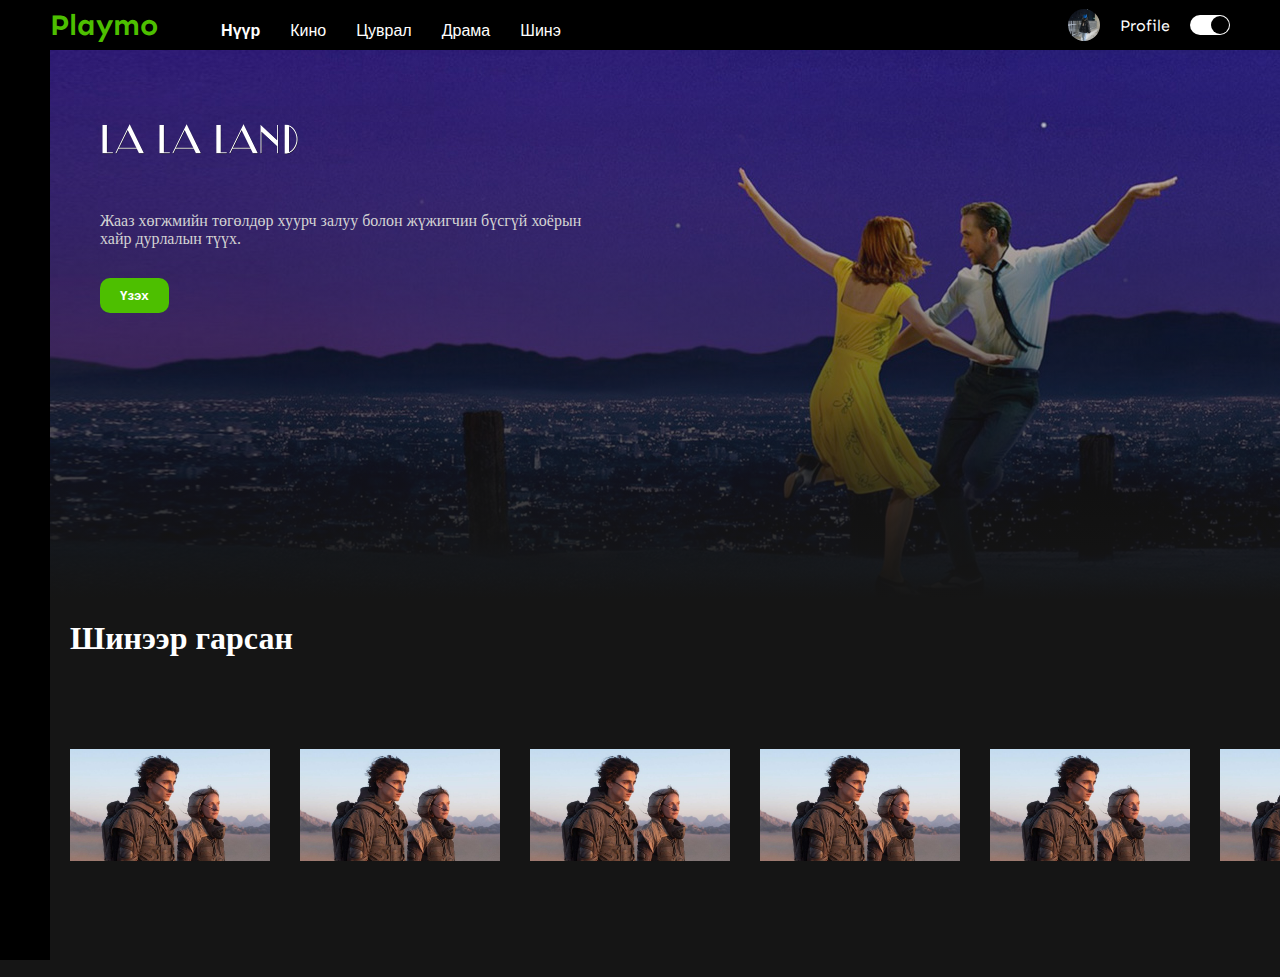
<file: index.html>
<!DOCTYPE html>
<html lang="en">
<head>
    <meta charset="UTF-8">
    <meta http-equiv="X-UA-Compatible" content="IE=edge">
    <meta name="viewport" content="width=device-width, initial-scale=1.0">
    <link rel="stylesheet" href="style.css">
    
<link 
href="https://fonts.googleapis.com/css2?family=Roboto:ital,wght@0,100;0,300;0,400;0,500;1,100;1,300;1,400;1,900&family=Sen:wght@400;700;800&display=swap" rel="stylesheet">
<link rel="stylesheet" href="https://cdnjs.cloudflare.com/ajax/libs/font-awesome/6.0.0-beta3/css/all.min.css" integrity="sha512-Fo3rlrZj/k7ujTnHg4CGR2D7kSs0v4LLanw2qksYuRlEzO+tcaEPQogQ0KaoGN26/zrn20ImR1DfuLWnOo7aBA==" crossorigin="anonymous" referrerpolicy="no-referrer" />
<link rel="stylesheet" href="">

    <title>Movie design </title>
</head>
<body>
    <div class="navbar">
        <div class="navbar-container">
            <div class="logo-container">
                <h1 class="logo">Playmo</h1>
            </div>
            <div class="menu-container">
                <ul class="menu-list">
                    <li class="menu-list-item active">Нүүр</li>
                    <li class="menu-list-item">Кино</li>
                    <li class="menu-list-item">Цуврал</li>
                    <li class="menu-list-item">Драма</li>
                    <li class="menu-list-item">Шинэ</li>

                </ul>
            </div>
            <div class="profile-container">
                <img class="profile-picture" src="./img/pro.jpeg" alt="">
                <div class="profile-text-container">
                    <span class="profile-text">Profile</span>
                    <i class="fas fa-caret-down"></i>
                </div>
                <div class="toggle">
                    <i class="fas fa-moon toggle-icon"></i>
                    <i class="fas fa-sun toggle-icon"></i>
                    <div class="toggle-ball"></div>
                </div>
            </div>
        </div>
    </div>
    <div class="sidebar">
        <i class="left-menu-icon fas fa-search"></i>
        <i class="left-menu-icon fas fa-home"></i>
        <i class="left-menu-icon fas fa-users"></i>
        <i class="left-menu-icon fas fa-bookmark"></i>
        <i class="left-menu-icon fas fa-tv"></i>
        <i class="left-menu-icon fas fa-hourglass-start"></i>
        <i class="left-menu-icon fas fa-shopping-cart"></i>
    </div>
     <div class="container">
         <div class="content-container">
            <div class="featured-content"
            style="background:linear-gradient(to bottom, rgba(0,0,0,0), #151515), url('./img/zurag1.jpeg')"
            >
<img  class="featured-title" src="./img/zurag text.png" alt="">
<p class=" featured-desc"> Жааз хөгжмийн төгөлдөр хуурч залуу болон жүжигчин бүсгүй хоёрын хайр дурлалын түүх. </p>
<button class="featured-button"> Үзэх </button>
            </div>
            <div class="movie-list-container">
                <h1  class="movie-list-title">Шинээр гарсан</h1>
                <div class="movie-list-wrapper">
                    <div class="movie-list">
                        <div class="movie-list-item">
                            <img  class="movie-list-item-img" src="./img/zurag.jpeg" alt="">
                            <span class="movie-list-item-title">Dune</span>
                            <p class="p movie-list-item-desc">Feature adaptation of Frank Herbert's science .</p>
                            <button class="movie-list-item-button">Үзэх </button>
                        </div>
                    <div class="movie-list">
                        <div class="movie-list-item">
                            <img  class="movie-list-item-img" src="./img/zurag.jpeg" alt="">
                            <span class="movie-list-item-title">Dune</span>
                            <p class="p movie-list-item-desc">Паул Атрэйдес, гайхалтай бас чадварлаг залуу эр төсөөлж чадахаасаа илүү агуу хувь тавилантай төрсөн ...</p>
                            <button class="movie-list-item-button">Үзэх </button>
                        </div>
                    <div class="movie-list">
                        <div class="movie-list-item">
                            <img  class="movie-list-item-img" src="./img/zurag.jpeg" alt="">
                            <span class="movie-list-item-title">Dune</span>
                            <p class="p movie-list-item-desc">Паул Атрэйдес, гайхалтай бас чадварлаг залуу эр төсөөлж чадахаасаа илүү агуу хувь тавилантай төрсөн...</p>
                            <button class="movie-list-item-button">Үзэх </button>
                        </div>
                    <div class="movie-list">
                        <div class="movie-list-item">
                            <img  class="movie-list-item-img" src="./img/zurag.jpeg" alt="">
                            <span class="movie-list-item-title">Dune</span>
                            <p class="p movie-list-item-desc">Паул Атрэйдес, гайхалтай бас чадварлаг залуу эр төсөөлж чадахаасаа илүү агуу хувь тавилантай төрсөн...</p>
                            <button class="movie-list-item-button">Үзэх </button>
                        </div>

                    <div class="movie-list">
                        <div class="movie-list-item">
                            <img  class="movie-list-item-img" src="./img/zurag.jpeg" alt="">
                            <span class="movie-list-item-title">Dune</span>
                            <p class="p movie-list-item-desc">Паул Атрэйдес, гайхалтай бас чадварлаг залуу эр төсөөлж чадахаасаа илүү агуу хувь тавилантай төрсөн...</p>
                            <button class="movie-list-item-button">Үзэх </button>
                            </div>
                    <div class="movie-list">
                        <div class="movie-list-item">
                            <img  class="movie-list-item-img" src="./img/zurag.jpeg" alt="">
                            <span class="movie-list-item-title">Dune</span>
                            <p class="p movie-list-item-desc">Паул Атрэйдес, гайхалтай бас чадварлаг залуу эр төсөөлж чадахаасаа илүү агуу хувь тавилантай төрсөн...</p>
                            <button class="movie-list-item-button">Үзэх </button>
                        </div>
                    </div>
                </div>
            </div>
         </div>
     </div>
</body>
</html>
</file>
<file: style.css>
*{
    margin: 0;
 }
 
 
 .navbar{
     width: 100%;
     height: 50px;
     background-color: black;
 }
 .navbar-container{
     display: flex;
     align-items: center;
     
     padding:  0 50px;
     height:100% ;
     color: white;
     font-family:  'Sen', sans-serif;
 }
 .logo-container{
     flex: 1;
    
 }
 .logo{
   
     font-size: 30px;
     color: #4dbf00;
 }
 .menu-container{
      flex: 6;  
  }
  .menu-list{
      display: flex;
      list-style: none;
  }
  .menu-list-item{
      margin-right: 30px;
      padding-top: 40px;
      margin-bottom: 30px;
 
  }
  .menu-list-item.active{
      font-weight: bold;
  }
  .profile-container{
      flex: 2;
      display: flex;
      align-items: center;
     
      justify-content: flex-end;
 
      }
      
      .profile-text-container {
         margin: 0 20px;
       }
 .profile-picture{
          width: 32px;
          height: 32px;
          border-radius: 50%;
          object-fit: cover;
          }
 
 .toggle {
    width: 40px;
    height: 20px;
    background-color: #fff;
    border-radius: 30px;
    display: flex;
    align-items: center;
    justify-content: space-around;
    position: relative;
 
 
 }
 .toggle-icon{
     color: goldenrod;
 
 }
 .toggle-ball{
     width: 18px;
     height: 18px;
     background-color: black;
     position: absolute;
     right: 1px;
     border-radius: 50%;
     cursor: pointer;
 }
 .sidebar {
     width: 50px;
     height: 100%;
     background-color: black;
     position: fixed;
     top: 0;
     display: flex;
     flex-direction: column;
     align-items: center;
     padding-top: 60px;
 }
 .left-menu-icon{
     color:white;
     font-size: 20px;
     margin-bottom: 40px;
 }
 .container{
     background-color: #151515;
     min-height: calc(100vh  - 50px);
     color: white;

 }
 .content-container{
     margin-left: 50px;
 }
 .featured-content{
     height: 50vh;
     padding:50px;
 }
 .featured-title{

    width: 200px;
 }
 .featured-desc{
     width: 500px;
     color: lightgray;
     margin: 30px 0 ;
 }
 .featured-button{
     background-color: #4dbf00;
     color: white;
     padding: 10px 20px ;
     border-radius: 10px;
     cursor: pointer;
     border: none;
     outline: none;
    font-weight: bold ; 
 }
.movie-list-container{
    padding: 20px;
}
.movie-list{
    display: flex;
    align-items: center;
    height: 300px;

}
.movie-list-item{
    margin-right: 30px;
    position: relative;
    
}
.movie-list-item:hover .movie-list-item-img{
     transform: scale(1.2); 
     margin: 0 30px;
     opacity: 0.5;
    
}
.movie-list-item:hover .movie-list-item-title,
.movie-list-item:hover .movie-list-item-desc,
.movie-list-item:hover .movie-list-item-button{
    opacity:1 ;

}
.movie-list-item-img{
    transition: all 1s ease-in-out;
    width: 270px;
    width: 200px;
    object-fit:cover ; 
}
.movie-list-item-title{
    background-color: #333;
    padding: 0 10px;
    font-size: 32px;
    font-weight: bold;
    position: absolute;
    top: 10%;
    left: 50%;
    opacity: 0;
    transition: 1s all ease-in-out;
    
}
.movie-list-item-desc{
    background-color: #333;
    padding: 10px;
    font-size: 10px;
    position: absolute;
    top: 30%;
    left: 50px;
    width: 230px;
    opacity: 0;
    transition: 1s all ease-in-out;

}
.movie-list-item-button{
    padding: 10px;
    background-color: #4dbf00;
    color: white;
    border-radius: 10%;
    outline: none;
    border: none;
    cursor: pointer;
    position: absolute;
    bottom: 10px;
    left: 50px;
    opacity: 0;
    transition: 1s all ease-in-out;



}
</file>
